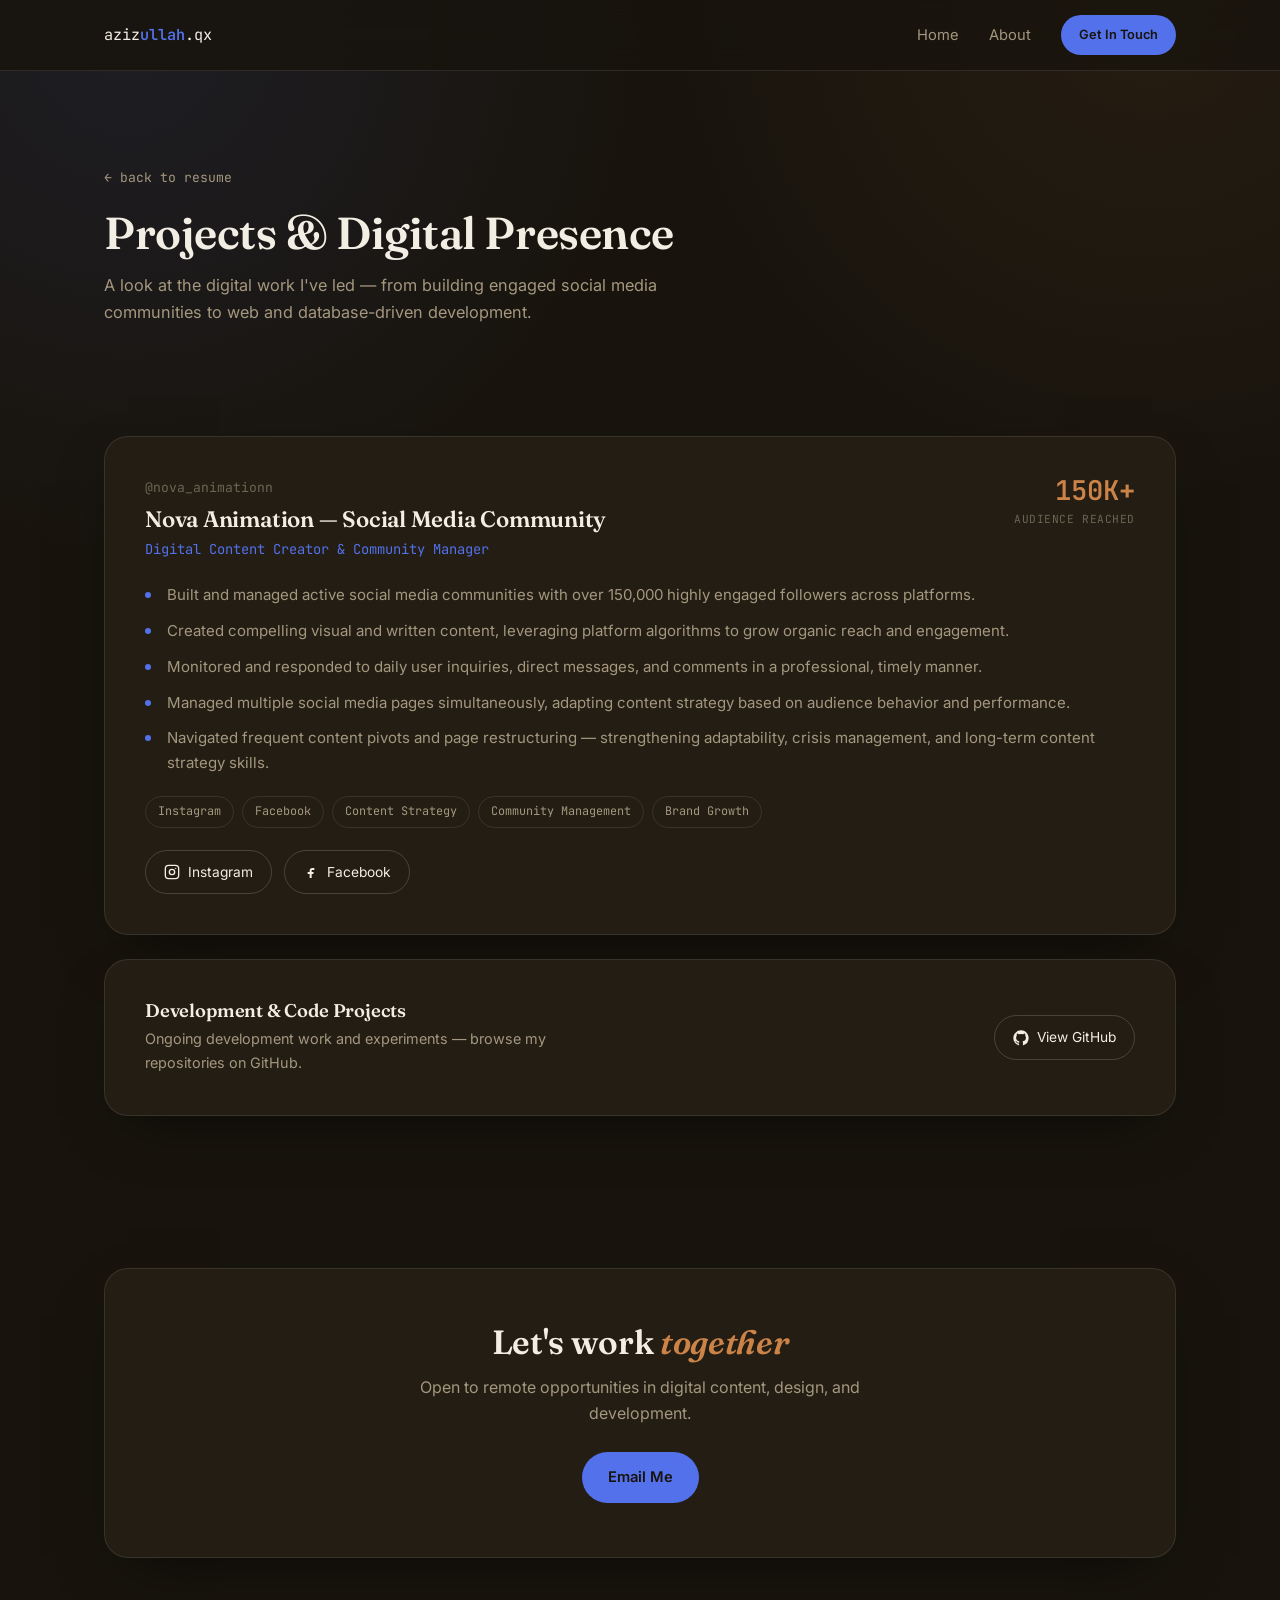
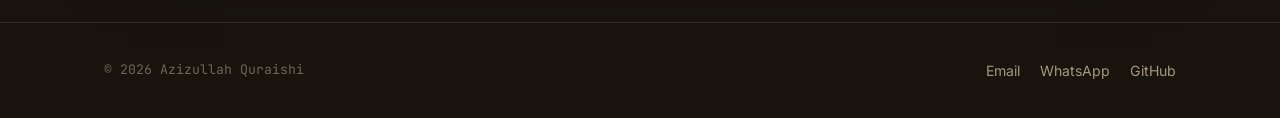
<file: projects.html>
<!DOCTYPE html>
<html lang="en">
<head>
<meta charset="UTF-8" />
<meta name="viewport" content="width=device-width, initial-scale=1.0" />
<title>Projects — Azizullah Quraishi</title>
<meta name="description" content="Selected digital projects by Azizullah Quraishi, including large-scale social media community management and web development work." />
<link rel="icon" type="image/svg+xml" href="data:image/svg+xml,%3Csvg xmlns='http://www.w3.org/2000/svg' viewBox='0 0 100 100'%3E%3Crect width='100' height='100' rx='22' fill='%2318140d'/%3E%3Ctext x='50' y='66' font-size='38' font-family='Georgia, serif' font-weight='600' fill='%235371ea' text-anchor='middle'%3EAQ%3C/text%3E%3C/svg%3E" />
<link rel="preconnect" href="https://fonts.googleapis.com" />
<link rel="preconnect" href="https://fonts.gstatic.com" crossorigin />
<link href="https://fonts.googleapis.com/css2?family=Fraunces:ital,wght@0,500;0,600;0,700;1,500&family=Inter:wght@400;500;600&family=JetBrains+Mono:wght@400;500;600&display=swap" rel="stylesheet" />
<link rel="stylesheet" href="style.css" />
</head>
<body>

<nav class="navbar">
  <div class="container">
    <a href="index.html" class="nav-logo">aziz<b>ullah</b>.qx</a>
    <div class="nav-links">
      <a href="index.html">Home</a>
      <a href="index.html#about">About</a>
      <a href="mailto:azizullahquraishi1@outlook.com" class="btn btn-primary btn-sm">Get In Touch</a>
    </div>
  </div>
</nav>

<header class="page-header">
  <div class="container">
    <a href="index.html" class="back-link">← back to resume</a>
    <h1>Projects &amp; Digital Presence</h1>
    <p>A look at the digital work I've led — from building engaged social media communities to web and database-driven development.</p>
  </div>
</header>

<section class="section">
  <div class="container">

    <article class="project-card">
      <div class="project-top">
        <div>
          <p class="project-handle">@nova_animationn</p>
          <h3>Nova Animation — Social Media Community</h3>
          <p class="project-role">Digital Content Creator &amp; Community Manager</p>
        </div>
        <div class="metric">
          <span class="num">150K+</span>
          <span class="label">audience reached</span>
        </div>
      </div>
      <ul class="project-list">
        <li>Built and managed active social media communities with over 150,000 highly engaged followers across platforms.</li>
        <li>Created compelling visual and written content, leveraging platform algorithms to grow organic reach and engagement.</li>
        <li>Monitored and responded to daily user inquiries, direct messages, and comments in a professional, timely manner.</li>
        <li>Managed multiple social media pages simultaneously, adapting content strategy based on audience behavior and performance.</li>
        <li>Navigated frequent content pivots and page restructuring — strengthening adaptability, crisis management, and long-term content strategy skills.</li>
      </ul>
      <div class="tag-row">
        <span class="tag">Instagram</span>
        <span class="tag">Facebook</span>
        <span class="tag">Content Strategy</span>
        <span class="tag">Community Management</span>
        <span class="tag">Brand Growth</span>
      </div>
      <div class="project-links">
        <a href="https://www.instagram.com/nova_animationn/" target="_blank" rel="noopener noreferrer" class="link-chip">
          <svg viewBox="0 0 24 24" fill="none" stroke="currentColor" stroke-width="2"><rect x="2" y="2" width="20" height="20" rx="5"/><circle cx="12" cy="12" r="4"/><circle cx="17.5" cy="6.5" r="1" fill="currentColor" stroke="none"/></svg>
          Instagram
        </a>
        <a href="https://www.facebook.com/share/1BeWGkuSen/?mibextid=wwXIfr" target="_blank" rel="noopener noreferrer" class="link-chip">
          <svg viewBox="0 0 24 24" fill="currentColor"><path d="M14 9h3V6h-3a4 4 0 0 0-4 4v2H7v3h3v6h3v-6h2.5l.5-3H13v-1.5A1 1 0 0 1 14 9z"/></svg>
          Facebook
        </a>
      </div>
    </article>

    <article class="project-card project-card-sm">
      <div>
        <h3>Development &amp; Code Projects</h3>
        <p>Ongoing development work and experiments — browse my repositories on GitHub.</p>
      </div>
      <a href="https://github.com/azizullahquraishe-crypto" target="_blank" rel="noopener noreferrer" class="link-chip">
        <svg viewBox="0 0 24 24" fill="currentColor" style="width:16px;height:16px;"><path d="M12 .5C5.73.5.5 5.73.5 12c0 5.08 3.29 9.39 7.86 10.91.57.1.78-.25.78-.55 0-.27-.01-1.16-.02-2.11-3.2.7-3.88-1.36-3.88-1.36-.52-1.33-1.28-1.68-1.28-1.68-1.04-.71.08-.7.08-.7 1.16.08 1.77 1.19 1.77 1.19 1.03 1.76 2.7 1.25 3.36.96.1-.75.4-1.25.73-1.54-2.55-.29-5.23-1.28-5.23-5.69 0-1.26.45-2.29 1.18-3.09-.12-.29-.51-1.46.11-3.04 0 0 .97-.31 3.18 1.18a11.1 11.1 0 0 1 5.79 0c2.2-1.49 3.17-1.18 3.17-1.18.63 1.58.24 2.75.12 3.04.74.8 1.18 1.83 1.18 3.09 0 4.42-2.69 5.39-5.25 5.68.41.36.78 1.07.78 2.15 0 1.55-.01 2.8-.01 3.18 0 .3.21.66.79.55A11.5 11.5 0 0 0 23.5 12c0-6.27-5.23-11.5-11.5-11.5z"/></svg>
        View GitHub
      </a>
    </article>

  </div>
</section>

<section class="section">
  <div class="container">
    <div class="cta">
      <h2>Let's work <em>together</em></h2>
      <p>Open to remote opportunities in digital content, design, and development.</p>
      <a href="mailto:azizullahquraishi1@outlook.com" class="btn btn-primary">Email Me</a>
    </div>
  </div>
</section>

<footer>
  <div class="container footer-inner">
    <p class="copyright">© <span id="year"></span> Azizullah Quraishi</p>
    <div class="footer-links">
      <a href="mailto:azizullahquraishi1@outlook.com">Email</a>
      <a href="https://wa.me/93786970980" target="_blank" rel="noopener noreferrer">WhatsApp</a>
      <a href="https://github.com/azizullahquraishe-crypto" target="_blank" rel="noopener noreferrer">GitHub</a>
    </div>
  </div>
</footer>

<script src="script.js"></script>
</body>
</html>
</file>
<file: style.css>
/* =========================================================
   Azizullah Quraishi — Resume Site
   Palette drawn from the hero photo: cobalt shirt + Kabul
   mountain stone. Type system: Fraunces (display) / Inter
   (body) / JetBrains Mono (handle, stats, tags).
   ========================================================= */

:root {
  --ink: #18140d;
  --panel: #231d14;
  --panel-2: #2b2318;
  --border: rgba(243, 238, 228, 0.10);
  --border-strong: rgba(243, 238, 228, 0.18);
  --paper: #f3eee4;
  --dust: #a4977e;
  --dust-dim: #6e6452;
  --cobalt: #5371ea;
  --cobalt-tint: rgba(83, 113, 234, 0.13);
  --clay: #cc8347;
  --clay-tint: rgba(204, 131, 71, 0.14);
  --good: #5fe0a0;

  --radius-lg: 24px;
  --radius-md: 16px;
  --radius-sm: 10px;
  --radius-pill: 999px;
  --shadow: 0 24px 60px -24px rgba(0, 0, 0, 0.6);
  --max-width: 1120px;

  --font-display: "Fraunces", serif;
  --font-body: "Inter", sans-serif;
  --font-mono: "JetBrains Mono", monospace;
}

* { margin: 0; padding: 0; box-sizing: border-box; }
html { scroll-behavior: smooth; }

body {
  background: var(--ink);
  background-image:
    radial-gradient(circle at 10% 4%, rgba(83, 113, 234, 0.10), transparent 36%),
    radial-gradient(circle at 90% 0%, rgba(204, 131, 71, 0.08), transparent 34%);
  background-attachment: fixed;
  color: var(--paper);
  font-family: var(--font-body);
  line-height: 1.65;
  -webkit-font-smoothing: antialiased;
}

img { max-width: 100%; display: block; }
a { color: inherit; text-decoration: none; }
ul { list-style: none; }

:focus-visible {
  outline: 2px solid var(--cobalt);
  outline-offset: 3px;
  border-radius: 4px;
}

.container { max-width: var(--max-width); margin: 0 auto; padding: 0 24px; }

h1, h2, h3 {
  font-family: var(--font-display);
  font-weight: 600;
  line-height: 1.15;
  letter-spacing: -0.01em;
}
em { font-style: italic; color: var(--clay); }
.mono { font-family: var(--font-mono); }

/* ===== Navbar ===== */
.navbar {
  position: sticky;
  top: 0;
  z-index: 50;
  backdrop-filter: blur(14px);
  background: rgba(24, 20, 13, 0.78);
  border-bottom: 1px solid var(--border);
}
.navbar .container {
  display: flex;
  align-items: center;
  justify-content: space-between;
  height: 70px;
}
.nav-logo { font-family: var(--font-mono); font-size: 0.95rem; color: var(--paper); }
.nav-logo b { color: var(--cobalt); font-weight: 600; }
.nav-links { display: flex; gap: 30px; align-items: center; }
.nav-links a:not(.btn) { font-size: 0.92rem; color: var(--dust); transition: color 0.2s; }
.nav-links a:not(.btn):hover { color: var(--paper); }

/* ===== Buttons ===== */
.btn {
  display: inline-flex;
  align-items: center;
  gap: 8px;
  padding: 13px 26px;
  border-radius: var(--radius-pill);
  font-size: 0.92rem;
  font-weight: 600;
  white-space: nowrap;
  transition: transform 0.2s ease, box-shadow 0.2s ease, border-color 0.2s ease, color 0.2s ease;
}
.btn-primary { background: var(--cobalt); color: var(--ink); }
.btn-primary:hover { transform: translateY(-2px); box-shadow: 0 16px 30px -10px rgba(83, 113, 234, 0.5); }
.btn-outline { border: 1px solid var(--border-strong); color: var(--paper); }
.btn-outline:hover { border-color: var(--cobalt); color: var(--cobalt); }
.btn-sm { padding: 9px 18px; font-size: 0.8rem; }
.btn svg { width: 16px; height: 16px; }

/* ===== Hero (profile-card) ===== */
.hero { padding: 92px 0 64px; }
.hero-inner { display: flex; align-items: center; gap: 56px; }

.hero-photo { position: relative; flex-shrink: 0; width: 220px; height: 220px; }
.ring {
  position: absolute;
  inset: 0;
  border-radius: 50%;
  padding: 3px;
  background: linear-gradient(135deg, var(--cobalt), var(--clay));
}
.ring img {
  width: 100%;
  height: 100%;
  border-radius: 50%;
  object-fit: cover;
  object-position: center 16%;
  border: 4px solid var(--ink);
}
.status-dot {
  position: absolute;
  bottom: 8px;
  right: 8px;
  width: 24px;
  height: 24px;
  border-radius: 50%;
  background: var(--ink);
  display: flex;
  align-items: center;
  justify-content: center;
  border: 3px solid var(--ink);
}
.status-dot::after {
  content: "";
  width: 10px;
  height: 10px;
  border-radius: 50%;
  background: var(--good);
  animation: pulse 2.6s infinite;
}
@keyframes pulse {
  0% { box-shadow: 0 0 0 0 rgba(95, 224, 160, 0.55); }
  70% { box-shadow: 0 0 0 8px rgba(95, 224, 160, 0); }
  100% { box-shadow: 0 0 0 0 rgba(95, 224, 160, 0); }
}

.hero-content { flex: 1; min-width: 280px; }
.handle { font-family: var(--font-mono); font-size: 0.85rem; color: var(--dust); margin-bottom: 14px; }
.handle .sep { color: var(--dust-dim); margin: 0 6px; }
.hero h1 { font-size: clamp(2.1rem, 4.6vw, 3.1rem); margin-bottom: 6px; }
.hero .role { font-family: var(--font-mono); font-size: 1rem; color: var(--cobalt); margin-bottom: 20px; }
.hero-text { color: var(--dust); max-width: 540px; margin-bottom: 30px; font-size: 1.02rem; }
.hero-actions { display: flex; gap: 14px; flex-wrap: wrap; margin-bottom: 26px; }
.stat-line { display: flex; flex-wrap: wrap; gap: 8px; font-family: var(--font-mono); font-size: 0.82rem; color: var(--dust-dim); }
.stat-line .sep { color: var(--dust-dim); }
.stat-line b { color: var(--clay); font-weight: 500; }

.hero-fade { opacity: 0; animation: rise 0.7s ease forwards; }
.hero-fade.d1 { animation-delay: 0.05s; }
.hero-fade.d2 { animation-delay: 0.15s; }
.hero-fade.d3 { animation-delay: 0.25s; }
.hero-fade.d4 { animation-delay: 0.35s; }
@keyframes rise { from { opacity: 0; transform: translateY(14px); } to { opacity: 1; transform: translateY(0); } }

/* contact row */
.contact-row { display: flex; gap: 22px; flex-wrap: wrap; margin-top: 28px; padding-top: 26px; border-top: 1px solid var(--border); }
.contact-item { display: flex; align-items: center; gap: 8px; color: var(--dust); font-size: 0.88rem; transition: color 0.2s; }
a.contact-item:hover { color: var(--paper); }
.contact-item svg { width: 16px; height: 16px; stroke: var(--cobalt); flex-shrink: 0; }

/* ===== Section ===== */
.section { padding: 64px 0; }
.section-head { margin-bottom: 40px; max-width: 600px; }
.section-tag { font-family: var(--font-mono); color: var(--cobalt); font-size: 0.78rem; letter-spacing: 0.04em; margin-bottom: 10px; }
.section h2 { font-size: clamp(1.6rem, 3vw, 2.1rem); }

/* ===== About ===== */
.about-text { color: var(--dust); font-size: 1.04rem; max-width: 760px; }

/* ===== Competency cards ===== */
.grid { display: grid; grid-template-columns: repeat(auto-fit, minmax(270px, 1fr)); gap: 18px; }
.card {
  background: var(--panel);
  border: 1px solid var(--border);
  border-radius: var(--radius-md);
  padding: 26px;
  transition: transform 0.25s ease, border-color 0.25s ease, box-shadow 0.25s ease;
}
.card:hover { transform: translateY(-4px); border-color: rgba(83, 113, 234, 0.4); box-shadow: var(--shadow); }
.card-icon { width: 42px; height: 42px; border-radius: var(--radius-sm); background: var(--cobalt-tint); display: flex; align-items: center; justify-content: center; margin-bottom: 16px; }
.card-icon svg { width: 20px; height: 20px; stroke: var(--cobalt); }
.card h3 { font-size: 1.02rem; margin-bottom: 8px; font-weight: 600; }
.card p { color: var(--dust); font-size: 0.9rem; }

/* ===== Tools ===== */
.tool-group { margin-bottom: 26px; }
.tool-group h4 { font-family: var(--font-mono); font-size: 0.78rem; color: var(--dust-dim); text-transform: uppercase; letter-spacing: 0.07em; margin-bottom: 14px; font-weight: 500; }
.pill-row { display: flex; flex-wrap: wrap; gap: 10px; }
.pill { font-family: var(--font-mono); background: var(--panel); border: 1px solid var(--border); padding: 8px 16px; border-radius: var(--radius-pill); font-size: 0.82rem; color: var(--paper); }

/* ===== Education ===== */
.edu-card {
  background: var(--panel);
  border: 1px solid var(--border);
  border-radius: var(--radius-lg);
  padding: 34px;
  display: flex;
  justify-content: space-between;
  align-items: flex-start;
  gap: 24px;
  flex-wrap: wrap;
}
.edu-card h3 { font-size: 1.15rem; margin-bottom: 8px; }
.edu-card .school { color: var(--cobalt); font-weight: 500; margin-bottom: 4px; }
.edu-card .meta { color: var(--dust-dim); font-size: 0.86rem; }
.badge { font-family: var(--font-mono); background: var(--clay-tint); color: var(--clay); padding: 7px 14px; border-radius: var(--radius-pill); font-size: 0.74rem; letter-spacing: 0.03em; white-space: nowrap; }

/* ===== CTA ===== */
.cta {
  background: var(--panel);
  border: 1px solid var(--border);
  border-radius: var(--radius-lg);
  padding: 54px;
  text-align: center;
  box-shadow: var(--shadow);
}
.cta h2 { margin-bottom: 12px; }
.cta p { color: var(--dust); margin-bottom: 26px; max-width: 460px; margin-left: auto; margin-right: auto; }

/* ===== Footer ===== */
footer { border-top: 1px solid var(--border); padding: 36px 0; }
.footer-inner { display: flex; justify-content: space-between; align-items: center; flex-wrap: wrap; gap: 16px; }
.footer-links { display: flex; gap: 20px; }
.footer-links a { color: var(--dust); font-size: 0.88rem; transition: color 0.2s; }
.footer-links a:hover { color: var(--cobalt); }
.copyright { color: var(--dust-dim); font-size: 0.82rem; font-family: var(--font-mono); }

/* ===== Projects page ===== */
.page-header { padding: 92px 0 46px; }
.back-link { font-family: var(--font-mono); font-size: 0.82rem; color: var(--dust); margin-bottom: 18px; display: inline-block; transition: color 0.2s; }
.back-link:hover { color: var(--cobalt); }
.page-header h1 { font-size: clamp(2rem, 4.2vw, 2.8rem); margin-bottom: 14px; }
.page-header p { color: var(--dust); max-width: 600px; font-size: 1.02rem; }

.project-card { background: var(--panel); border: 1px solid var(--border); border-radius: var(--radius-lg); padding: 40px; margin-bottom: 24px; box-shadow: var(--shadow); }
.project-top { display: flex; justify-content: space-between; align-items: flex-start; flex-wrap: wrap; gap: 20px; margin-bottom: 22px; }
.project-handle { font-family: var(--font-mono); font-size: 0.82rem; color: var(--dust-dim); margin-bottom: 8px; }
.project-card h3 { font-size: 1.4rem; margin-bottom: 6px; }
.project-role { color: var(--cobalt); font-family: var(--font-mono); font-size: 0.86rem; }

.metric { text-align: right; flex-shrink: 0; }
.metric .num { font-family: var(--font-mono); font-size: 1.7rem; font-weight: 600; color: var(--clay); display: block; line-height: 1; }
.metric .label { font-family: var(--font-mono); font-size: 0.7rem; color: var(--dust-dim); text-transform: uppercase; letter-spacing: 0.05em; }

.project-list { margin: 18px 0; }
.project-list li { color: var(--dust); padding-left: 22px; position: relative; margin-bottom: 11px; font-size: 0.94rem; }
.project-list li::before { content: ""; position: absolute; left: 0; top: 9px; width: 6px; height: 6px; border-radius: 50%; background: var(--cobalt); }

.tag-row { display: flex; flex-wrap: wrap; gap: 8px; margin: 20px 0; }
.tag { font-family: var(--font-mono); font-size: 0.74rem; padding: 5px 12px; border-radius: var(--radius-pill); border: 1px solid var(--border); color: var(--dust); }

.project-links { display: flex; gap: 12px; flex-wrap: wrap; margin-top: 22px; }
.link-chip { display: inline-flex; align-items: center; gap: 8px; padding: 10px 18px; border-radius: var(--radius-pill); border: 1px solid var(--border-strong); font-size: 0.86rem; transition: border-color 0.2s, color 0.2s; }
.link-chip:hover { border-color: var(--cobalt); color: var(--cobalt); }
.link-chip svg { width: 16px; height: 16px; }

.project-card-sm { display: flex; align-items: center; justify-content: space-between; flex-wrap: wrap; gap: 20px; }
.project-card-sm h3 { font-size: 1.15rem; margin-bottom: 6px; }
.project-card-sm p { color: var(--dust); font-size: 0.9rem; max-width: 440px; }

/* ===== Responsive ===== */
@media (max-width: 860px) {
  .hero-inner { flex-direction: column; text-align: center; }
  .hero-actions, .stat-line, .contact-row { justify-content: center; }
  .hero-text { margin-left: auto; margin-right: auto; }
  .nav-links a:not(.btn) { display: none; }
  .edu-card { flex-direction: column; }
  .project-top { flex-direction: column; }
  .metric { text-align: left; }
}
@media (max-width: 600px) {
  .hero-photo { width: 168px; height: 168px; }
  .hero { padding: 64px 0 44px; }
  .section { padding: 44px 0; }
  .cta { padding: 34px 22px; }
  .project-card { padding: 26px; }
}

/* ===== Reduced motion ===== */
@media (prefers-reduced-motion: reduce) {
  html { scroll-behavior: auto; }
  .hero-fade { animation: none; opacity: 1; }
  .status-dot::after { animation: none; }
  .card, .btn { transition: none; }
}
</file>
